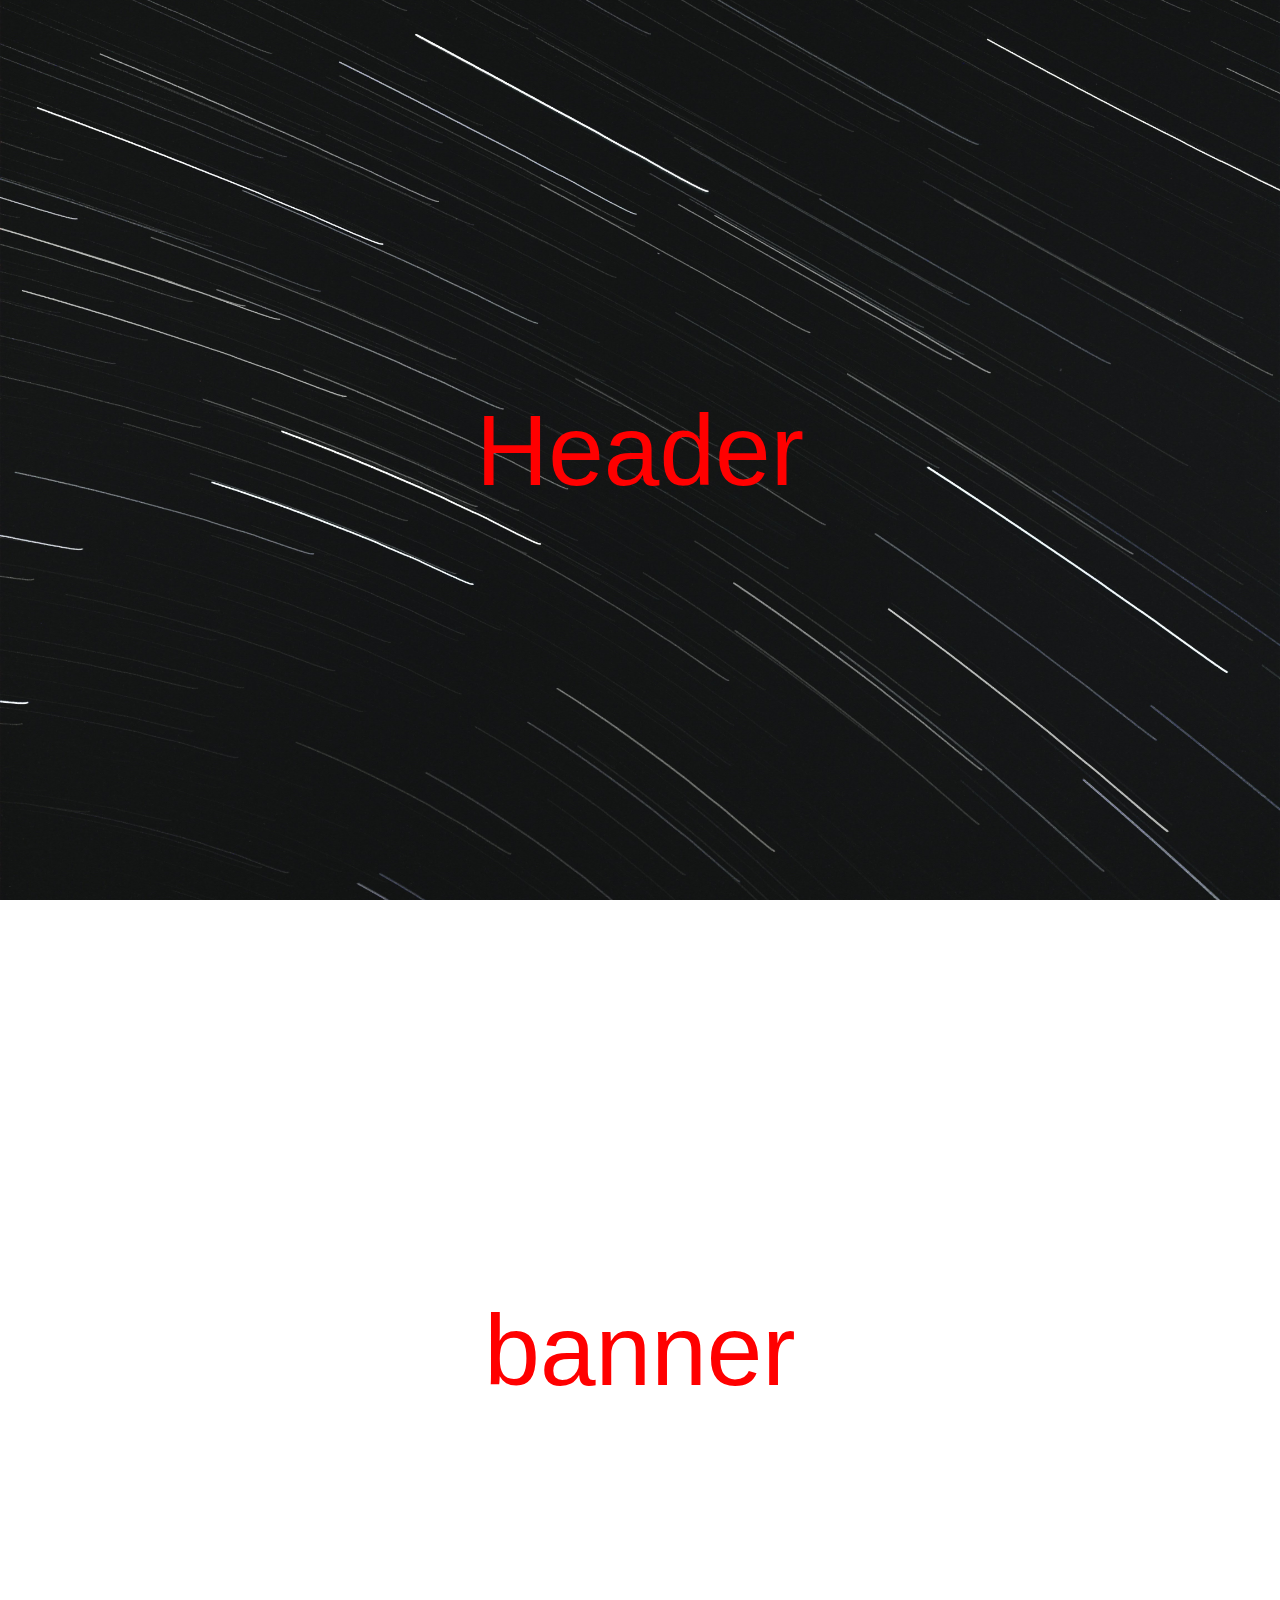
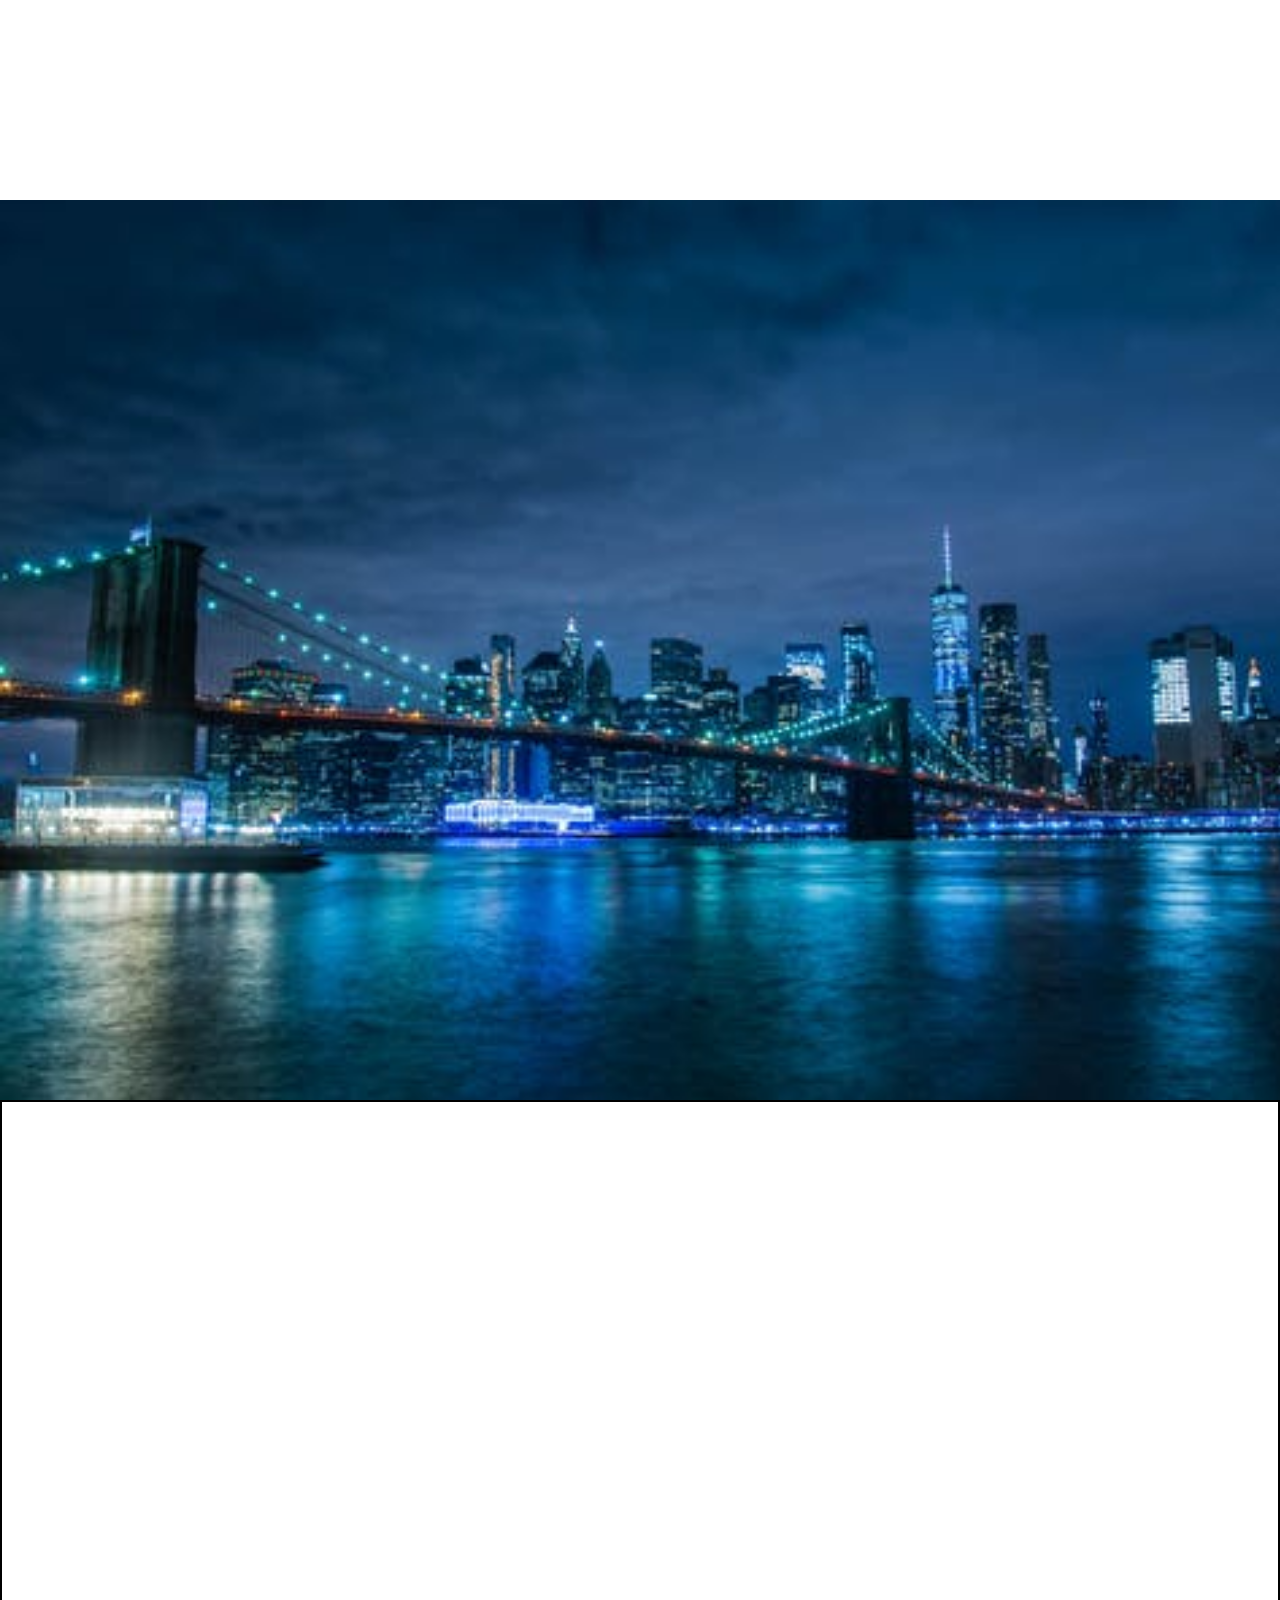
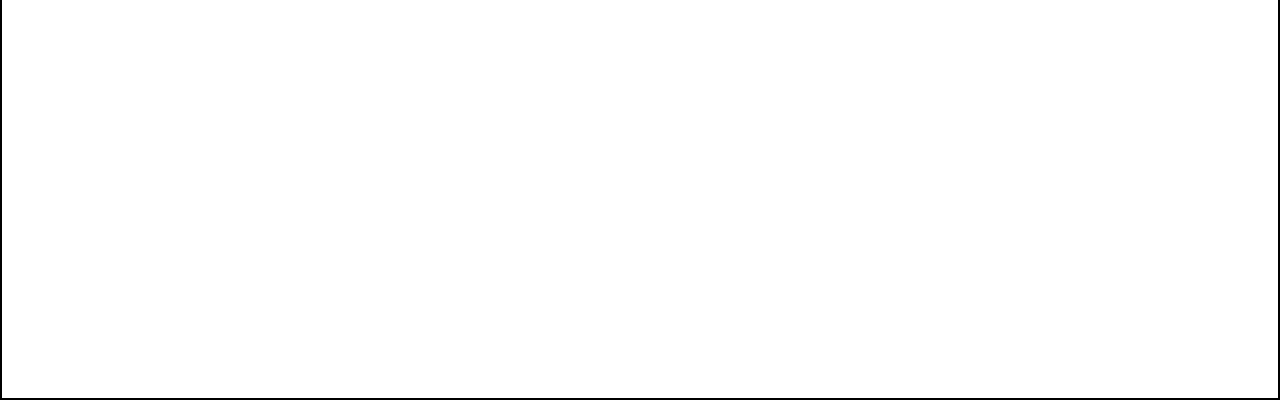
<file: background-properties/index.html>
<!DOCTYPE html>
<html lang="en">
<head>
    <meta charset="UTF-8">
    <meta http-equiv="X-UA-Compatible" content="IE=edge">
    <meta name="viewport" content="width=device-width, initial-scale=1.0">
    <link rel="stylesheet" href="style.css">
    <title>Document</title>
</head>
<body>

    <div class="img-1">Header</div>
    <div class="img-2">banner</div>
    <div class="img-3"></div>
    <div class="img-4"></div>
</body>
</html>
</file>
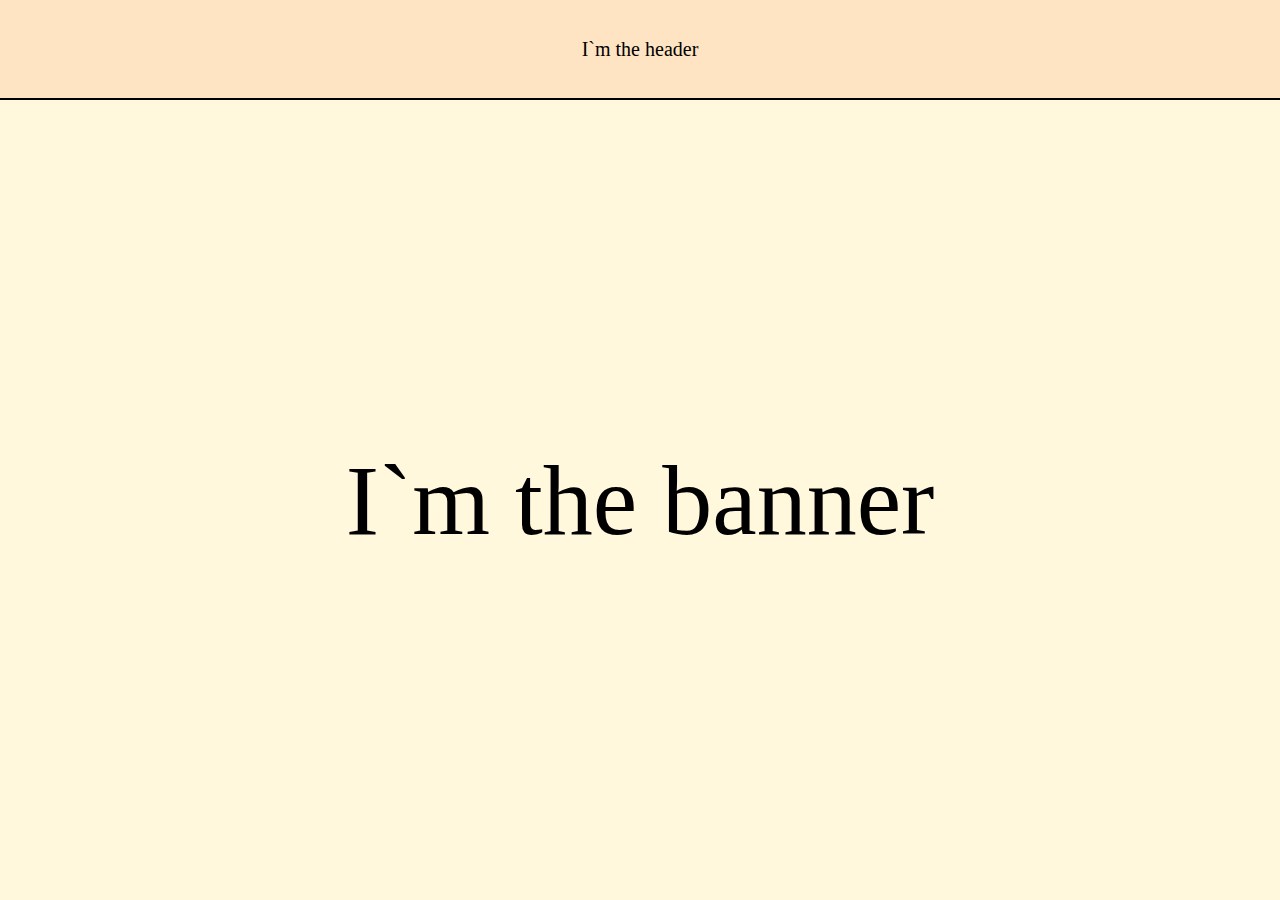
<file: calc/index.html>
<!DOCTYPE html>
<html lang="en">
<head>
    <meta charset="UTF-8">
    <meta http-equiv="X-UA-Compatible" content="IE=edge">
    <meta name="viewport" content="width=device-width, initial-scale=1.0">
    <link rel="stylesheet" href="style.css">
    <title>Calc Func</title>
</head>
<body>
    <div class = "header">I`m the header</div>  
    <div class = "banner">I`m the banner</div>
</body>
</html>
</file>
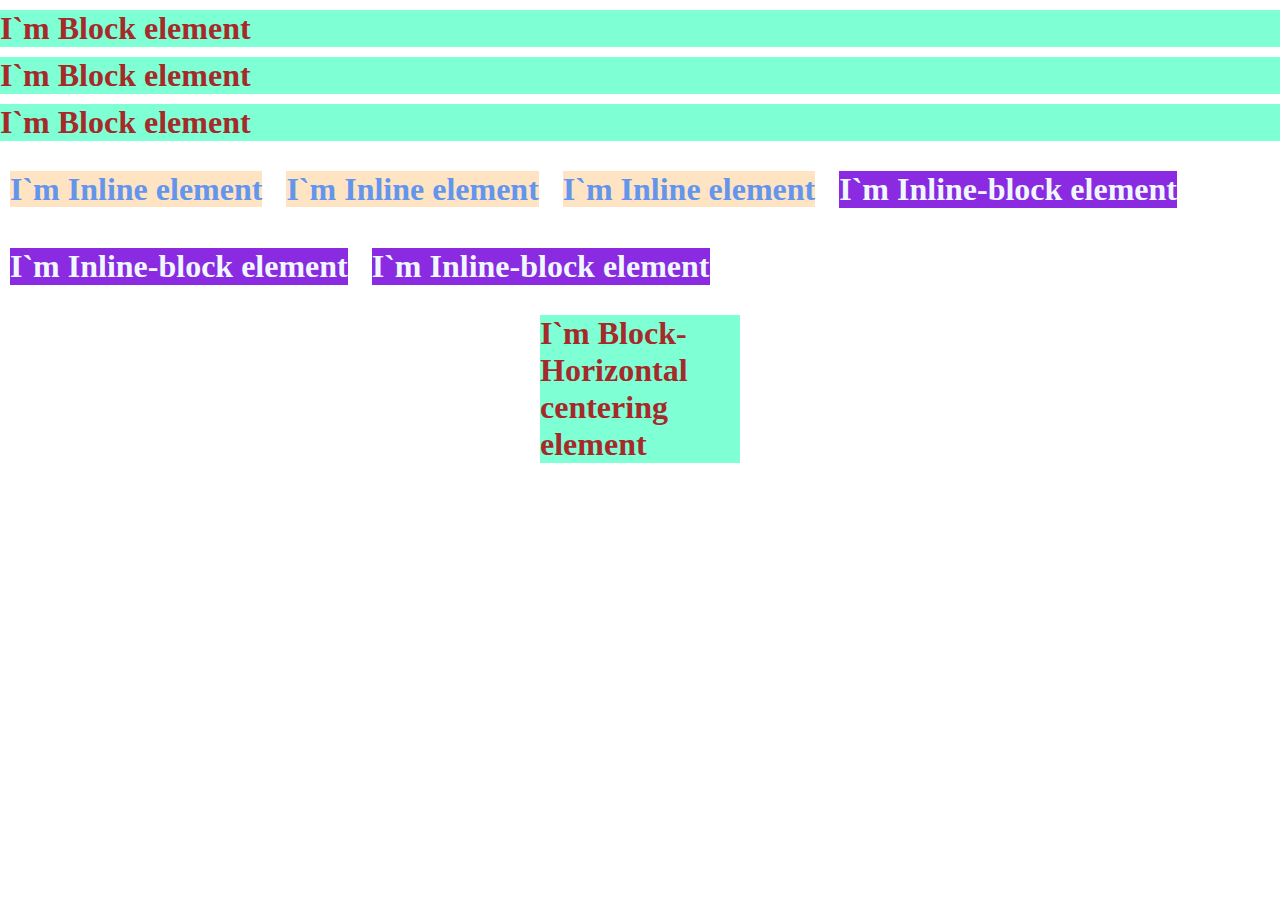
<file: display properties/index.html>
<!DOCTYPE html>
<html lang="en">
<head>
    <meta charset="UTF-8">
    <meta http-equiv="X-UA-Compatible" content="IE=edge">
    <meta name="viewport" content="width=device-width, initial-scale=1.0">
    <link rel="stylesheet" href="style.css">
    <title>Display properties</title>
</head>
<body>
    <h1 class="block">I`m Block element</h1>
    <h1 class="block">I`m Block element</h1>
    <h1 class="block">I`m Block element</h1>
    <h1 class="inline">I`m Inline element</h1>
    <h1 class="inline">I`m Inline element</h1>
    <h1 class="inline">I`m Inline element</h1>
    <h1 class="inline-b">I`m Inline-block element</h1>
    <h1 class="inline-b">I`m Inline-block element</h1>
    <h1 class="inline-b">I`m Inline-block element</h1>
    <h1 class="block-h">I`m Block-Horizontal centering element</h1>
</body>
</html>
</file>
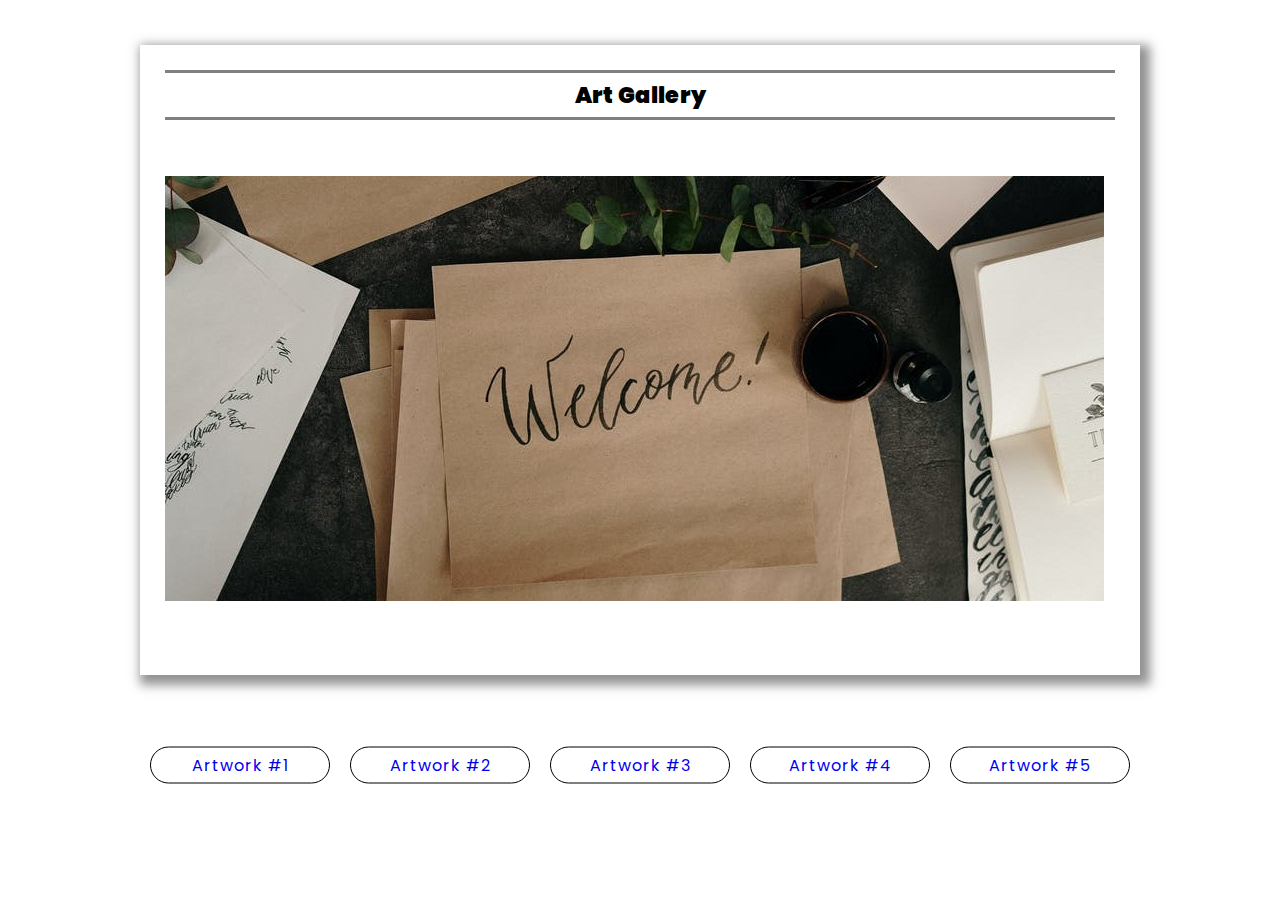
<file: iframe/index.html>
<!DOCTYPE html>
<html>
<head>
	<title>Picture Gallery</title>
</head>

<style type="text/css">
	
	@import url('https://fonts.googleapis.com/css2?family=Poppins&display=swap');

	*{
		margin:0;
		padding: 0;
		box-sizing: border-box;
		text-decoration: none;
		font-family: 'Poppins', sans-serif;
	}

	body{
		height: 100vh;
		justify-content: center;
		align-items: center;
		text-align: center;
	}

	.container{
		position: absolute;
		top: 40%;
		left: 50%;
		transform: translate(-50%,-50%);
		border: hidden 1px black;
		box-shadow: 5px 5px 10px 5px rgba(100,100, 100, .7);
		height: 70vh;
		width: 1000px;
	}

	.links{
		position: absolute;
		top: 85%;
		left: 50%;
		transform: translate(-50%,-50%); 
		display: flex;
		flex-direction: row;
		letter-spacing: 1px
	}

	a{
		border: 1px solid black;
		margin: 10px;
		padding: 5px;
		border-radius:20px;
		width: 20vh;

	}

	
	.container .title {
		margin:25px;
		font-weight: 1000;
		border-top: 3px solid gray; 
		border-bottom: 3px solid gray; 
		padding: 5px;
		font-size: 1.4em;
	}

	.links a:hover{
		background-color: rgba(228, 241, 250, 1);
		cursor: pointer;
		box-shadow: 5px 5px 10px 5px rgba(100,100, 100, .8);
	}

	.links a:active{
		opacity: .5;
		cursor: pointer;
	}


	.container iframe {
		position: absolute;
		top:60%;
		left: 50%;
		transform: translate(-50%,-50%);
		width: 190vh;
		height: 55vh;
		border: none;
	}


</style>

<body>
	<div class="container">
	
	<div class="title">Art Gallery</div>
		<iframe src="link6.html" name="1"></iframe>

	</div>

		<div class ="links">

			<a href="link1.html" target="1">Artwork #1</a>
			<a href="link2.html" target="1">Artwork #2</a>
			<a href="link3.html" target="1">Artwork #3</a>
			<a href="link4.html" target="1">Artwork #4</a>
			<a href="link5.html" target="1">Artwork #5</a>

		</div>

</body>
</html>
</file>
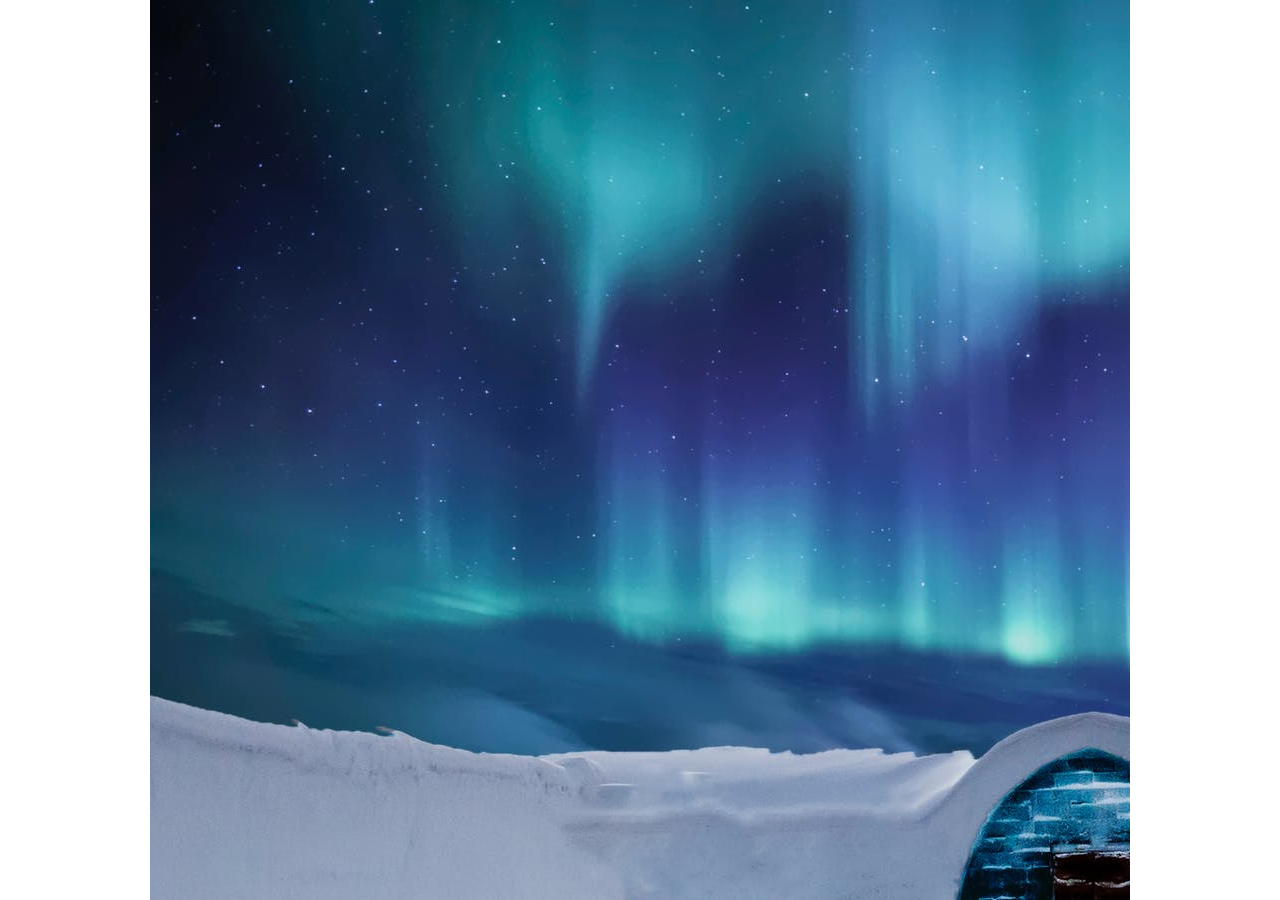
<file: iframe/link1.html>
<!DOCTYPE html>
<html>
<head>
	<title>Link1</title>
</head>
<style type="text/css">

		.container iframe {
		position: absolute;
		top:50%;
		left: 50%;
		transform: translate(-50%,-50%);
		border: none;
		height: 100vh;
		width: 980px;
		border: hidden; 
	}
</style>
<body>
	<div class="container">
		<iframe src="./1.jpeg" scrolling="no"></iframe>
	</div>
</body>
</html>
</file>
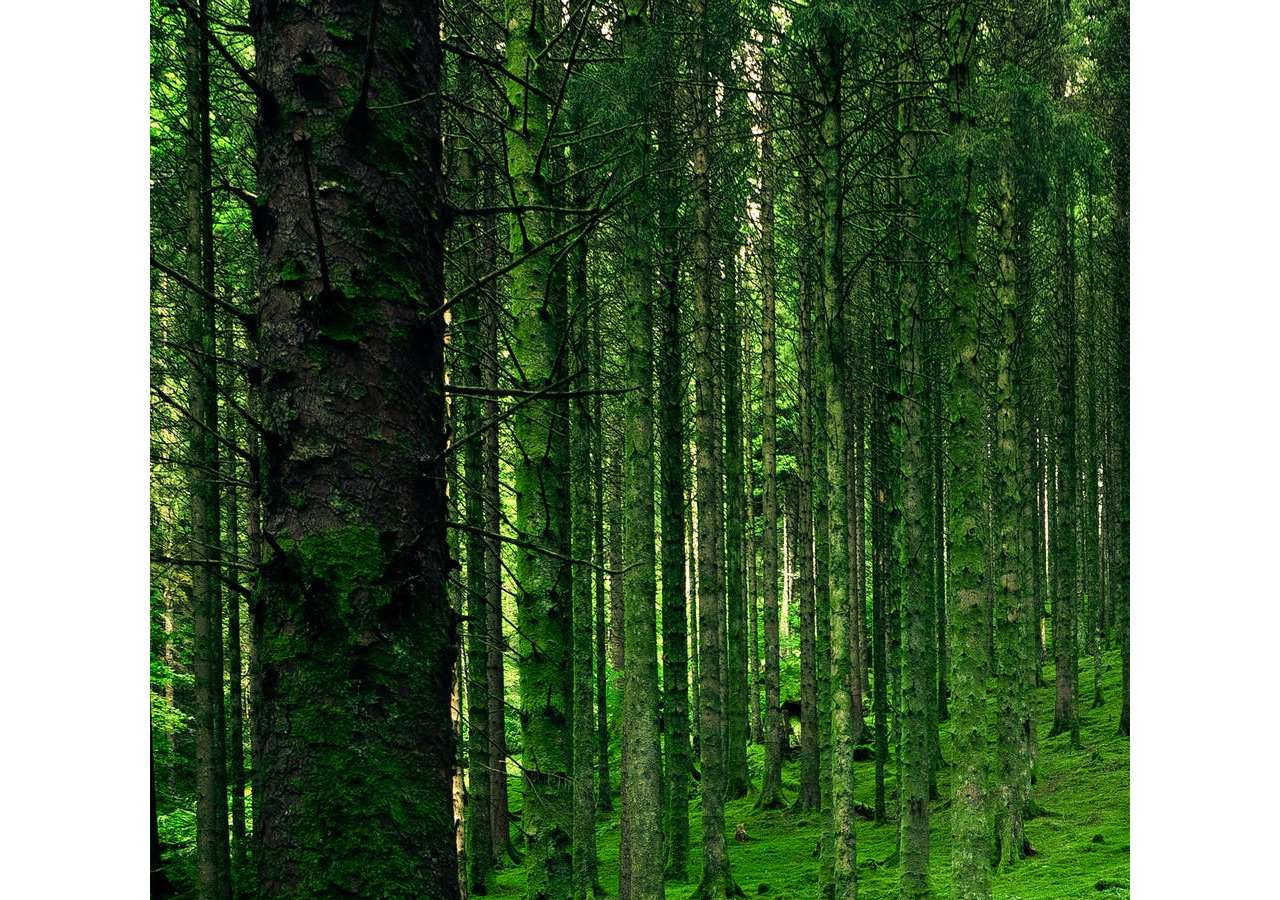
<file: iframe/link2.html>
<!DOCTYPE html>
<html>
<head>
	<title>Link1</title>
</head>
<style type="text/css">

		.container iframe {
		position: absolute;
		top:50%;
		left: 50%;
		transform: translate(-50%,-50%);
		border: none;
		height: 100vh;
		width: 980px;
		border: hidden; 
	}
</style>
<body>
	<div class="container">
		<iframe src="./2.jpg" scrolling="no"></iframe>
	</div>
</body>
</html>
</file>
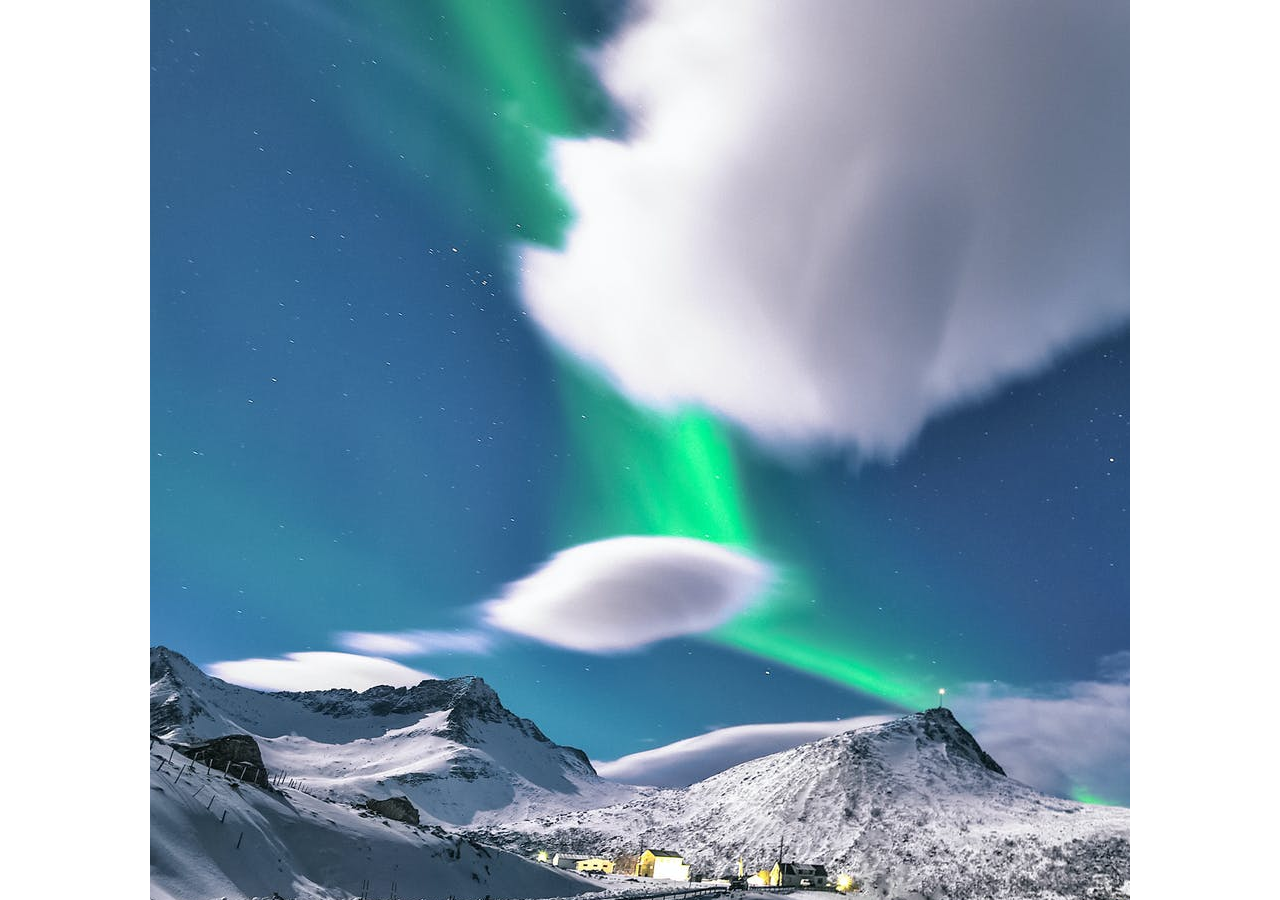
<file: iframe/link3.html>
<!DOCTYPE html>
<html>
<head>
	<title>Link1</title>
</head>
<style type="text/css">

		.container iframe {
		position: absolute;
		top:50%;
		left: 50%;
		transform: translate(-50%,-50%);
		border: none;
		height: 100vh;
		width: 980px;
		border: hidden; 
	}
</style>
<body>
	<div class="container">
		<iframe src="./3.jpeg" scrolling="no"></iframe>
	</div>
</body>
</html>
</file>
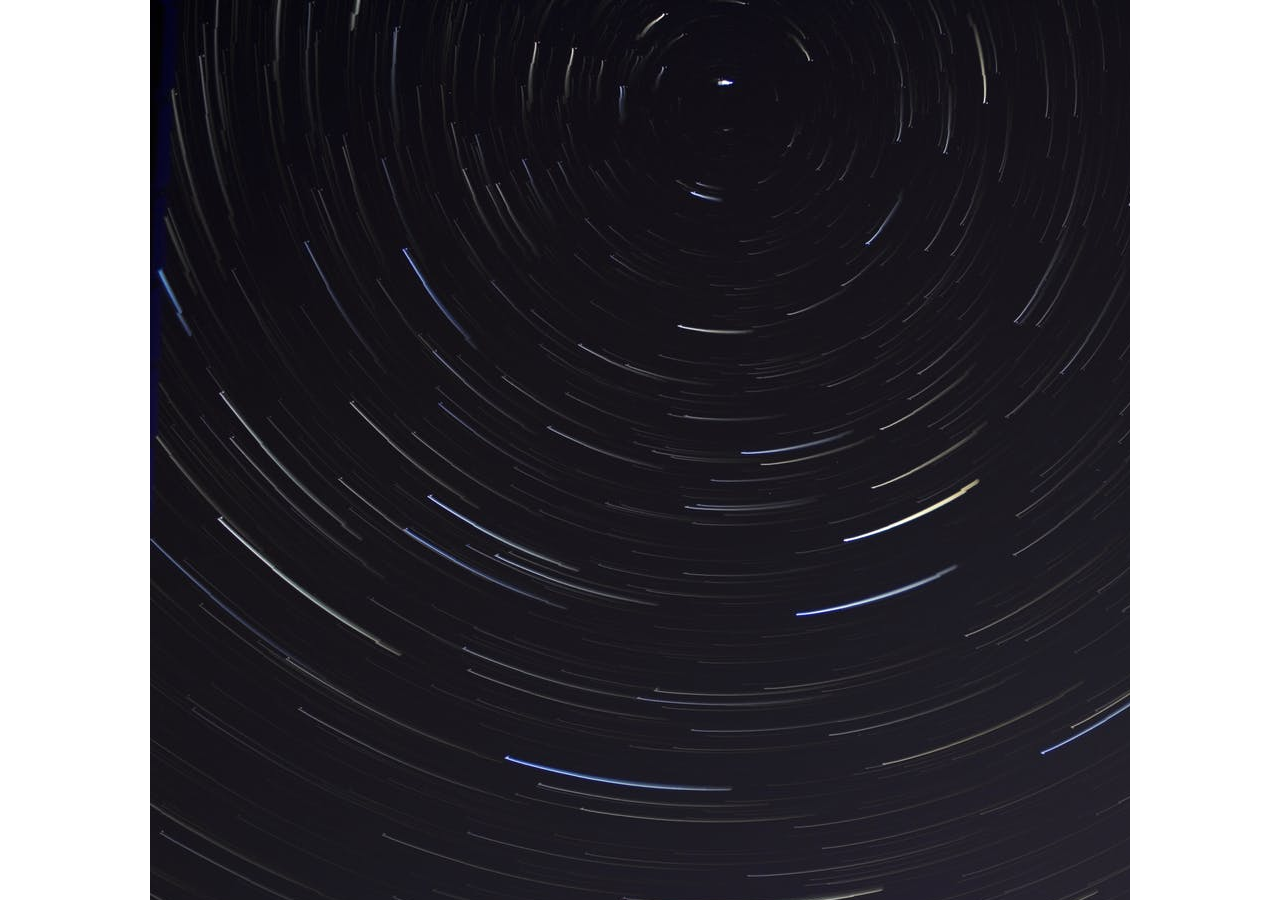
<file: iframe/link4.html>
<!DOCTYPE html>
<html>
<head>
	<title>Link1</title>
</head>
<style type="text/css">

		.container iframe {
		position: absolute;
		top:50%;
		left: 50%;
		transform: translate(-50%,-50%);
		border: none;
		height: 100vh;
		width: 980px;
		border: hidden; 
	}
</style>
<body>
	<div class="container">
		<iframe src="./4.jpeg" scrolling="no"></iframe>
	</div>
</body>
</html>
</file>
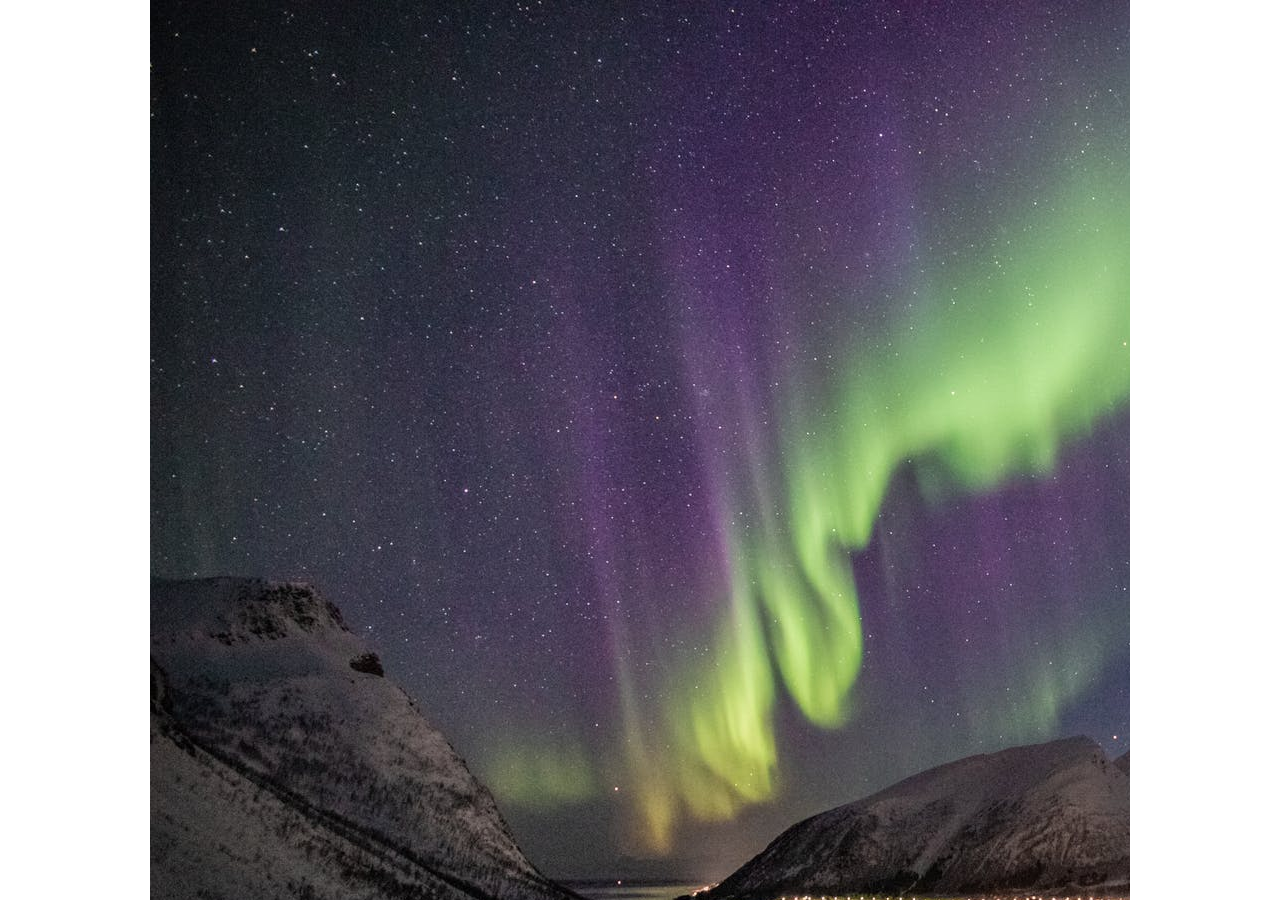
<file: iframe/link5.html>
<!DOCTYPE html>
<html>
<head>
	<title>Link1</title>
</head>
<style type="text/css">

		.container iframe {
		position: absolute;
		top:50%;
		left: 50%;
		transform: translate(-50%,-50%);
		border: none;
		height: 100vh;
		width: 980px;
		border: hidden; 
	}
</style>
<body>
	<div class="container">
		<iframe src="./5.jpeg" scrolling="no"></iframe>
	</div>
</body>
</html>
</file>
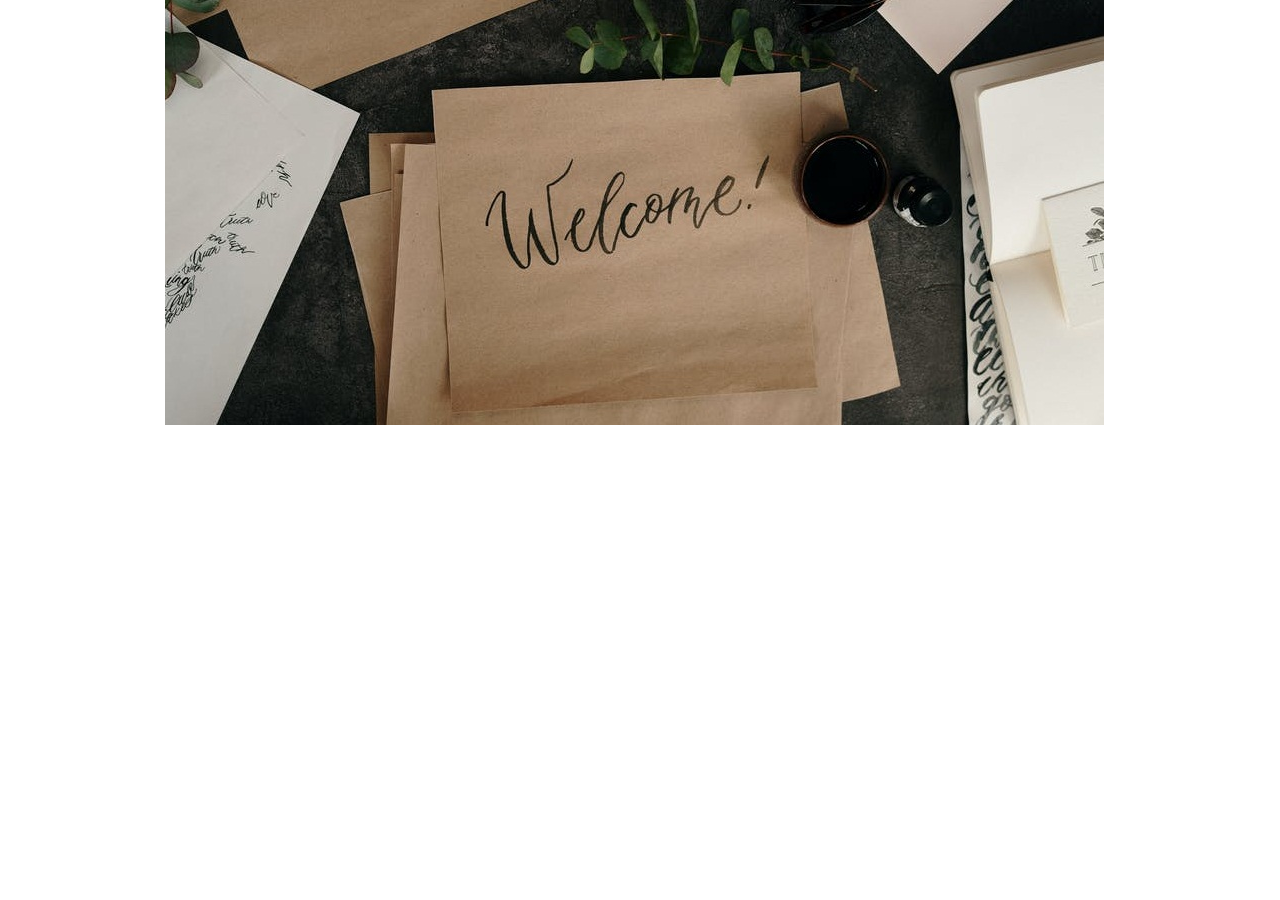
<file: iframe/link6.html>
<!DOCTYPE html>
<html>
<head>
	<title>Link1</title>
</head>
<style type="text/css">

		.container iframe {
		position: absolute;
		top:50%;
		left: 50%;
		transform: translate(-50%,-50%);
		border: none;
		height: 100vh;
		width: 950px;
		border: hidden; 
		overflow: hidden;
	}
</style>
<body>
	<div class="container">
		<iframe src="./6.jpeg" scrolling="no"></iframe>
	</div>
</body>
</html>
</file>
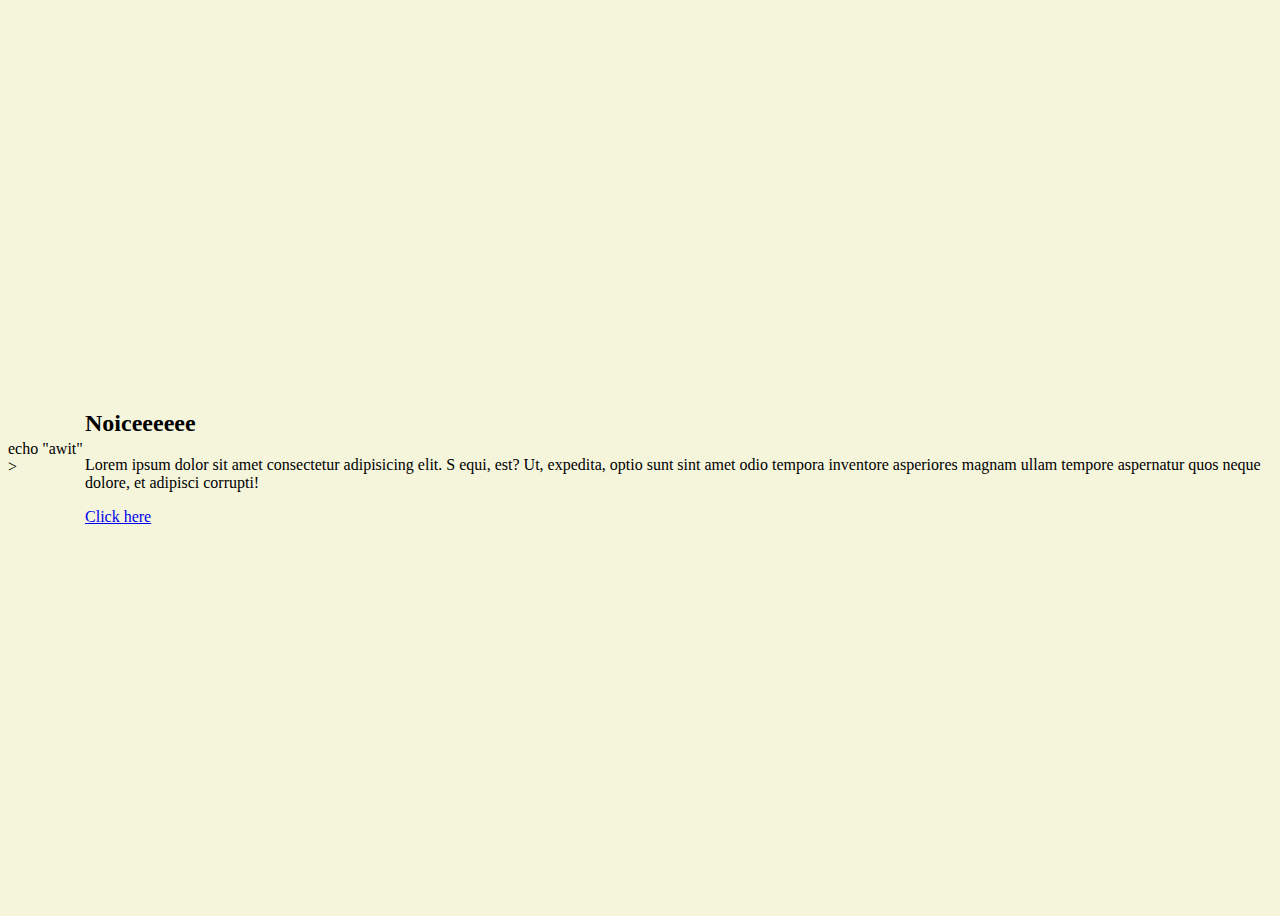
<file: Scroll-snap-type/sample1/index1.html>
<!DOCTYPE html>
<html lang="en">
<head>
    <meta charset="UTF-8">
    <meta http-equiv="X-UA-Compatible" content="IE=edge">
    <meta name="viewport" content="width=device-width, initial-scale=1.0">
    <link rel="stylesheet" href="./style1.css">
    <title>Document</title>
</head>
<body>
    <?php>
        echo "awit" >

    
    <div class="card">
        <h2 class="title">Noiceeeeee</h2>
        <p class="cbody">Lorem ipsum dolor sit amet consectetur adipisicing elit. S
            equi, est? Ut, expedita, optio sunt sint amet odio tempora inventore asperiores magnam ullam 
            tempore aspernatur quos neque dolore, et adipisci corrupti!</p>
            
        <a href="#" class="button">Click here</a>
    </div>
</body>
</html>
</file>
<file: background-properties/style.css>
*{
    box-sizing: border-box;
    margin: 0;
    padding: 0;
    font-family: Verdana, Geneva, Tahoma, sans-serif;
}


div{
    height: 100vh;
}


.img-1{
    background: url(./1.jpg);
    background-position: center;
    background-size: cover;
    color: red;
    align-items: center;
    justify-content: center;
    text-align: center;
    display: flex;
    font-size: 100px;
    background-attachment: fixed;
}
.img-2{
    background: url(./2.jpg);
    background-size: cover;
    color: red;
    align-items: center;
    justify-content: center;
    text-align: center;
    display: flex;
    font-size: 100px;
    background-attachment:fixed;
}
.img-4{
    background: url(./3.jpeg);
    background-repeat: no-repeat;
    background-position: center;
    border: 2px solid black;
    color: red;
    background-attachment: fixed;
}

.img-3{
    background: url(./3.jpeg);
    background-size: cover;
    color: red;
}
</file>
<file: calc/style.css>
*{
    box-sizing: border-box;
    margin:0;
    padding: 0;
}

.header{
    background-color: bisque;
    height: 100px;
    font-size: 20px;
    align-items: center;
    justify-content: center;
    text-align: center;
    display: flex;
    border-bottom: 2px solid black;
}

.banner{
    background-color:cornsilk;
    min-height: calc(100vh - 100px); /* adjust the size to remove the excess 100px from the header */
    text-align: center;
    align-items: center;
    justify-content: center;
    display: flex;
    font-size: 100px;
}
</file>
<file: display properties/style.css>
*{
    margin: 0;
    padding: 0;
    box-sizing: border-box;
}

/* block elements always start a new line and takes up all width
h1 elements is a default block
*/

.block{
    background-color: aquamarine;
    color: brown;
    margin: 10px auto;
    display: block;
}

/* Horizontal centering*/

.block-h{
    background-color: aquamarine;
    color: brown;
    margin: 10px auto;
    width: 200px;
    display: block;
}

/* inline elements does not start a new line but compress everything it  also does not respect bottom and top margin
*/

.inline{
    background-color: bisque;
    color: cornflowerblue;
    margin: 20px 10px 20px 10px; 
    display: inline;
}

/* inline-block elements does not start a new line but compress everything HOWEVER it does respect the top and bottom
*/

.inline-b{
    background-color: blueviolet;
    color: aliceblue;
    margin: 20px 10px 20px 10px; 
    display: inline-block;
}
</file>
<file: Scroll-snap-type/sample1/style1.css>
*,*::before,*::after{
    box-sizing: border-box;
}

body{
    height: 100vh;
    display: flex;
    justify-content: center;
    align-items: center;
     background-color: beige;
}
</file>
